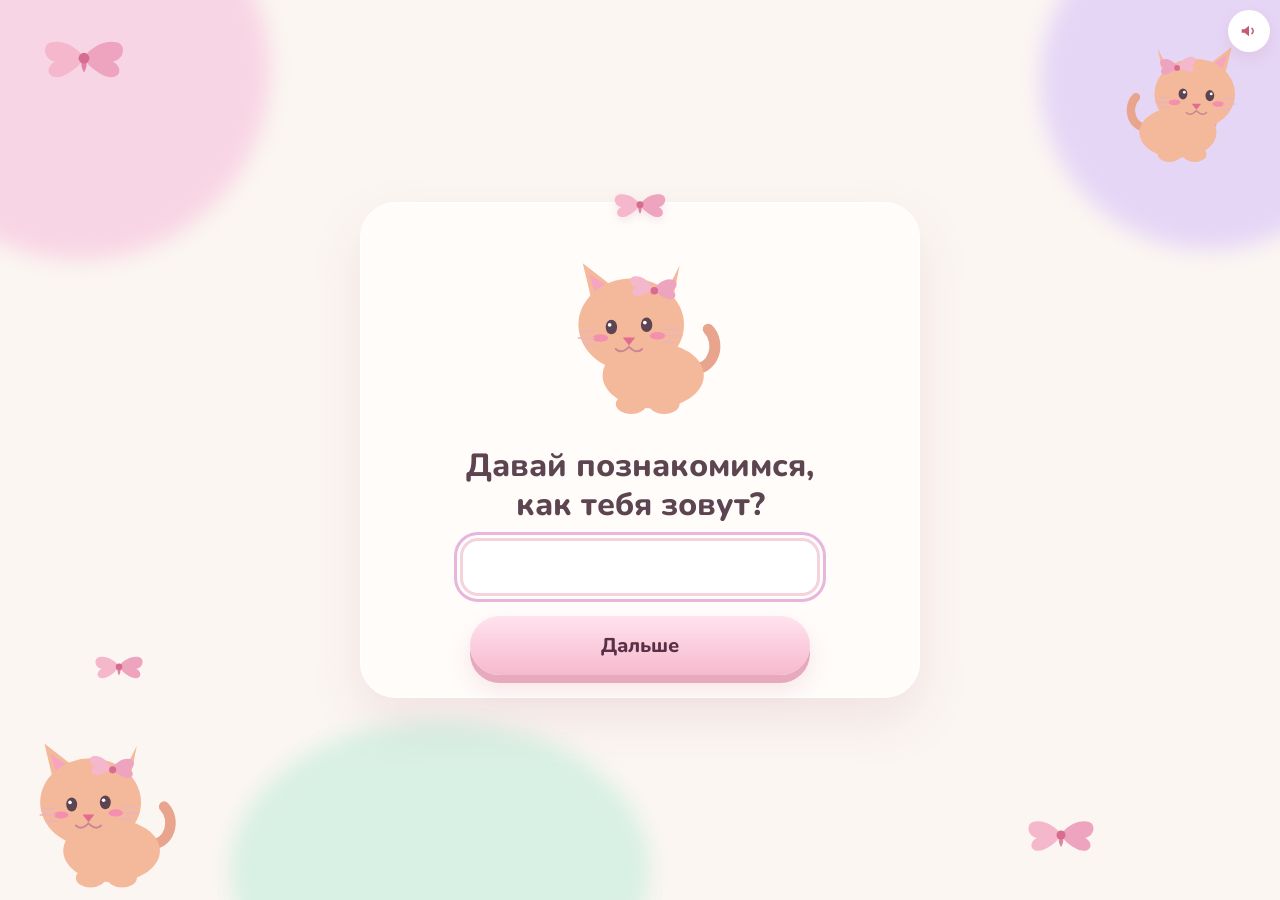
<file: index.html>
<!DOCTYPE html>
<html lang="ru">
<head>
  <meta charset="UTF-8">
  <meta name="viewport" content="width=device-width, initial-scale=1, viewport-fit=cover">
  <meta name="theme-color" content="#F8E7EE">
  <title>Устный счёт</title>
  <link rel="icon" href="favicon.svg" type="image/svg+xml">
  <link rel="stylesheet" href="style.css?v=4">
</head>
<body>
  <div class="blob blob-a"></div>
  <div class="blob blob-b"></div>
  <div class="blob blob-c"></div>

  <div class="scene" aria-hidden="true">
    <svg class="bow-a" viewBox="0 0 80 48"><use href="#bow"></use></svg>
    <svg class="bow-b" viewBox="0 0 80 48"><use href="#bow"></use></svg>
    <svg class="bow-c" viewBox="0 0 80 48"><use href="#bow"></use></svg>
    <svg class="bow-d" viewBox="0 0 80 48"><use href="#bow"></use></svg>
    <svg class="cat-a" viewBox="0 0 200 180"><use href="#cat"></use></svg>
    <svg class="cat-b" viewBox="0 0 200 180"><use href="#cat"></use></svg>
  </div>

  <svg width="0" height="0" aria-hidden="true" style="position:absolute">
    <defs>
      <symbol id="bow" viewBox="0 0 80 48">
        <path d="M40 24c0 0-12-16-28-12-7 2-6 14 4 16-9 4-7 16 6 12 8-3 18-12 18-16z" fill="#F4B7CB"/>
        <path d="M40 24c0 0 12-16 28-12 7 2 6 14-4 16 9 4 7 16-6 12-8-3-18-12-18-16z" fill="#EEA3BE"/>
        <path d="M40 22c-3 5-3 10 0 15 3-5 3-10 0-15z" fill="#E184A4"/>
        <circle cx="40" cy="25" r="4.5" fill="#D86B90"/>
      </symbol>
      <symbol id="cat" viewBox="0 0 200 180">
        <path d="M146 118c22 2 28-24 16-36" fill="none" stroke="#E8A48C" stroke-width="10" stroke-linecap="round"/>
        <ellipse cx="112" cy="124" rx="46" ry="30" fill="#F4B89A"/>
        <path d="M58 64 48 22l36 28z" fill="#F4B89A"/>
        <path d="M118 60l18-36-8 40z" fill="#F4B89A"/>
        <path d="M62 58 54 32l24 16z" fill="#F7A3C2"/>
        <path d="M120 56l12-22-8 24z" fill="#F7A3C2"/>
        <ellipse cx="92" cy="78" rx="48" ry="42" fill="#F4B89A"/>
        <path d="M112 46c0 0-6-14-18-12-4 1-4 8 2 10-5 2-4 9 3 8 4-1 13-5 13-6z" fill="#F4B7CB"/>
        <path d="M112 46c0 0 8-12 18-9 5 1 4 8-1 10 5 2 4 8-2 8-5-1-15-7-15-9z" fill="#EEA3BE"/>
        <circle cx="113" cy="47" r="3.4" fill="#D86B90"/>
        <ellipse cx="74" cy="80" rx="5.2" ry="6.6" fill="#5C4452"/>
        <ellipse cx="106" cy="78" rx="5.2" ry="6.6" fill="#5C4452"/>
        <circle cx="72.4" cy="78" r="1.7" fill="#fff"/>
        <circle cx="104.4" cy="76" r="1.7" fill="#fff"/>
        <ellipse cx="64" cy="90" rx="7" ry="3.4" fill="#F48FB0"/>
        <ellipse cx="116" cy="88" rx="7" ry="3.4" fill="#F48FB0"/>
        <path d="M84.4 89.6h11.2L90 96.8z" fill="#E36B92"/>
        <path d="M90 98q-7 7-12 2" fill="none" stroke="#C98498" stroke-width="1.7" stroke-linecap="round"/>
        <path d="M90 98q7 7 12 2" fill="none" stroke="#C98498" stroke-width="1.7" stroke-linecap="round"/>
        <path d="M58 84h-12M58 90h-14M60 96h-10" fill="none" stroke="#E7B3C2" stroke-width="1.4" stroke-linecap="round"/>
        <path d="M122 82h12M124 88h14M122 94h10" fill="none" stroke="#E7B3C2" stroke-width="1.4" stroke-linecap="round"/>
        <ellipse cx="92" cy="150" rx="14" ry="9" fill="#F4B89A"/>
        <ellipse cx="122" cy="150" rx="14" ry="9" fill="#F4B89A"/>
      </symbol>
    </defs>
  </svg>

  <button type="button" id="sound" class="sound" aria-label="звук">
    <svg class="sound-on" viewBox="0 0 24 24" aria-hidden="true">
      <path d="M4 10h3.2L12 6.2v11.6L7.2 14H4z" fill="#C45B73"/>
      <path d="M15.2 9.2a3.6 3.6 0 0 1 0 5.6" fill="none" stroke="#C45B73" stroke-width="1.7" stroke-linecap="round"/>
    </svg>
    <svg class="sound-off" viewBox="0 0 24 24" aria-hidden="true" hidden>
      <path d="M4 10h3.2L12 6.2v11.6L7.2 14H4z" fill="#C45B73"/>
      <path d="M16 9.5 20 14.5M20 9.5 16 14.5" fill="none" stroke="#C45B73" stroke-width="1.7" stroke-linecap="round"/>
    </svg>
  </button>

  <main class="card">
    <svg class="card-bow" viewBox="0 0 80 48" aria-hidden="true"><use href="#bow"></use></svg>

    <section id="greet">
      <div class="mascot" aria-hidden="true">
        <svg viewBox="0 0 200 180"><use href="#cat"></use></svg>
      </div>
      <p class="ask talk">Давай познакомимся,<br>как тебя зовут?</p>
      <form class="hello" id="name-form">
        <input id="name-input" type="text" autocomplete="name" enterkeyhint="done" maxlength="40">
        <p id="name-error" class="oops" hidden>Ой, я не знаю такую</p>
        <button type="submit" class="start">Дальше</button>
      </form>
    </section>

    <section id="family" hidden>
      <div class="mascot" aria-hidden="true">
        <svg viewBox="0 0 200 180"><use href="#cat"></use></svg>
      </div>
      <p class="ask talk">А какая у тебя фамилия?</p>
      <form class="hello" id="family-form">
        <input id="family-input" type="text" autocomplete="family-name" enterkeyhint="done" maxlength="40">
        <p id="family-error" class="oops" hidden>Ой, я не знаю такую</p>
        <button type="submit" class="start">Дальше</button>
      </form>
    </section>

    <section id="level" hidden>
      <div class="mascot" aria-hidden="true">
        <svg viewBox="0 0 200 180"><use href="#cat"></use></svg>
      </div>
      <p class="ask">Выбери сложность</p>
      <div class="levels">
        <button type="button" class="level" data-level="1">1</button>
        <button type="button" class="level" data-level="2">2</button>
        <button type="button" class="level" data-level="3">3</button>
        <button type="button" class="level" data-level="4">4</button>
      </div>
    </section>

    <section id="home" hidden>
      <div class="mascot" aria-hidden="true">
        <svg viewBox="0 0 200 180"><use href="#cat"></use></svg>
      </div>
      <button type="button" class="start" id="start">
        <svg class="inline-bow" viewBox="0 0 80 48" aria-hidden="true"><use href="#bow"></use></svg>
        Начать тренировку
      </button>
    </section>

    <section id="count" hidden>
      <div class="count-wrap">
        <div id="count-num" class="count-num">3</div>
      </div>
    </section>

    <section id="play" hidden>
      <header class="hud">
        <div class="pill time" id="time-pill">
          <small>время</small>
          <strong id="time">1:00</strong>
        </div>
        <div class="pill ok">
          <small>верно</small>
          <strong id="ok">0</strong>
        </div>
        <div class="pill bad">
          <small>неверно</small>
          <strong id="bad">0</strong>
        </div>
      </header>
      <div class="stage" id="stage">
        <div id="stamp" class="stamp" hidden>
          <svg class="good-cat" viewBox="0 0 64 64" aria-hidden="true">
            <ellipse cx="32" cy="36" rx="22" ry="20" fill="#F4B89A"/>
            <path d="M16 28 14 12l14 12z" fill="#F4B89A"/>
            <path d="M48 28l2-16-14 12z" fill="#F4B89A"/>
            <path d="M18 26l-1-10 8 8z" fill="#F7A3C2"/>
            <path d="M46 26l1-10-8 8z" fill="#F7A3C2"/>
            <path d="M44 18c0 0-3-8-9-7-2 .5-2 4 1 5-3 1-2 5 2 4 2-.5 6-2 6-2z" fill="#F4B7CB"/>
            <path d="M44 18c0 0 4-7 9-5 2 .6 2 4 0 5 3 1 2 4-1 4-2-.4-8-3-8-4z" fill="#EEA3BE"/>
            <circle cx="44.5" cy="18.5" r="2" fill="#D86B90"/>
            <ellipse cx="24" cy="36" rx="2.4" ry="3.2" fill="#5C4452"/>
            <ellipse cx="38" cy="36" rx="2.4" ry="3.2" fill="#5C4452"/>
            <path d="M31 42q-4 4-7 1" fill="none" stroke="#C98498" stroke-width="1.5" stroke-linecap="round"/>
            <path d="M31 42q4 4 7 1" fill="none" stroke="#C98498" stroke-width="1.5" stroke-linecap="round"/>
          </svg>
          <svg class="bad-cat" viewBox="0 0 64 64" aria-hidden="true">
            <ellipse cx="32" cy="36" rx="22" ry="20" fill="#F4B89A"/>
            <path d="M16 28 14 12l14 12z" fill="#F4B89A"/>
            <path d="M48 28l2-16-14 12z" fill="#F4B89A"/>
            <path d="M18 26l-1-10 8 8z" fill="#F7A3C2"/>
            <path d="M46 26l1-10-8 8z" fill="#F7A3C2"/>
            <ellipse cx="24" cy="36" rx="2.4" ry="3.2" fill="#5C4452"/>
            <ellipse cx="38" cy="36" rx="2.4" ry="3.2" fill="#5C4452"/>
            <path d="M26 46h10" fill="none" stroke="#C98498" stroke-width="1.7" stroke-linecap="round"/>
          </svg>
        </div>
        <p id="task" class="task"></p>
        <div id="answer" class="answer"></div>
      </div>
      <div class="pad" id="pad">
        <div class="keys">
          <button type="button" data-k="1">1</button>
          <button type="button" data-k="2">2</button>
          <button type="button" data-k="3">3</button>
          <button type="button" data-k="4">4</button>
          <button type="button" data-k="5">5</button>
          <button type="button" data-k="6">6</button>
          <button type="button" data-k="7">7</button>
          <button type="button" data-k="8">8</button>
          <button type="button" data-k="9">9</button>
          <button type="button" class="minus" data-k="minus" hidden>−</button>
          <button type="button" class="comma" data-k="comma" hidden>,</button>
          <button type="button" class="back" data-k="bs" aria-label="стереть">
            <svg viewBox="0 0 24 24" width="26" height="26" aria-hidden="true">
              <path d="M8.2 5.2h11a1.8 1.8 0 0 1 1.8 1.8v10a1.8 1.8 0 0 1-1.8 1.8h-11L3 12l5.2-6.8z" fill="none" stroke="#5C4450" stroke-width="1.8" stroke-linejoin="round"/>
              <path d="M11 9.2l5.6 5.6M16.6 9.2 11 14.8" fill="none" stroke="#5C4450" stroke-width="1.8" stroke-linecap="round"/>
            </svg>
          </button>
          <button type="button" data-k="0">0</button>
          <button type="button" class="enter" data-k="ok">Ввод</button>
        </div>
      </div>
    </section>

    <section id="done" hidden>
      <div class="mascot" aria-hidden="true">
        <svg viewBox="0 0 200 180"><use href="#cat"></use></svg>
      </div>
      <div class="sheet">
        <svg class="corner left" viewBox="0 0 80 48" aria-hidden="true"><use href="#bow"></use></svg>
        <svg class="corner right" viewBox="0 0 80 48" aria-hidden="true"><use href="#bow"></use></svg>
        <p id="result"></p>
      </div>
      <button type="button" class="start" id="again">
        <svg class="inline-bow" viewBox="0 0 80 48" aria-hidden="true"><use href="#bow"></use></svg>
        Начать тренировку
      </button>
      <button type="button" class="exit" id="exit">Выйти</button>
    </section>
  </main>

  <script src="store.js?v=4"></script>
  <script src="app.js?v=4"></script>
</body>
</html>
</file>
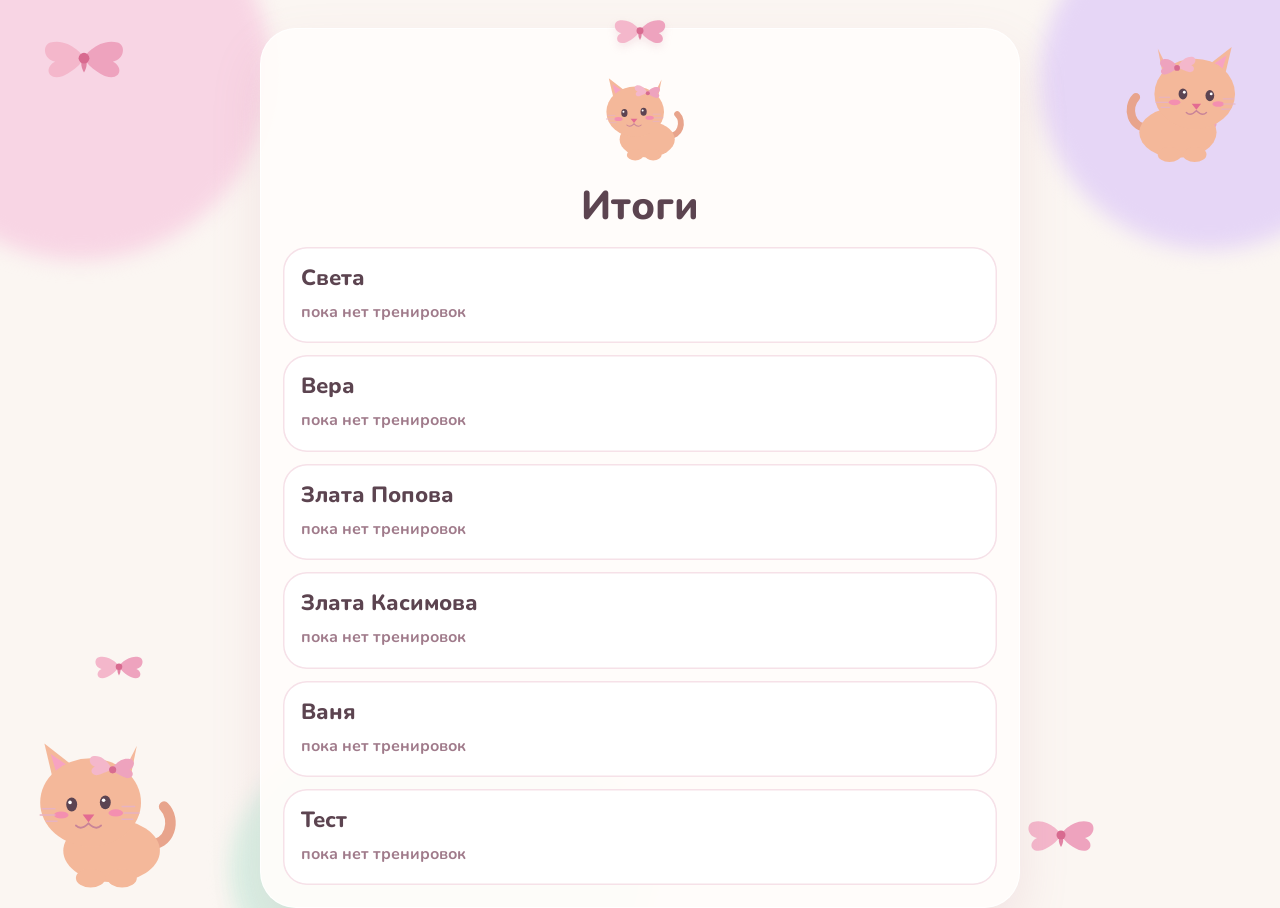
<file: itogi.html>
<!DOCTYPE html>
<html lang="ru">
<head>
  <meta charset="UTF-8">
  <meta name="viewport" content="width=device-width, initial-scale=1, viewport-fit=cover">
  <meta name="theme-color" content="#F8E7EE">
  <title>Итоги</title>
  <link rel="icon" href="favicon.svg" type="image/svg+xml">
  <link rel="stylesheet" href="style.css?v=4">
</head>
<body class="stats">
  <div class="blob blob-a"></div>
  <div class="blob blob-b"></div>
  <div class="blob blob-c"></div>

  <div class="scene" aria-hidden="true">
    <svg class="bow-a" viewBox="0 0 80 48"><use href="#bow"></use></svg>
    <svg class="bow-b" viewBox="0 0 80 48"><use href="#bow"></use></svg>
    <svg class="bow-c" viewBox="0 0 80 48"><use href="#bow"></use></svg>
    <svg class="bow-d" viewBox="0 0 80 48"><use href="#bow"></use></svg>
    <svg class="cat-a" viewBox="0 0 200 180"><use href="#cat"></use></svg>
    <svg class="cat-b" viewBox="0 0 200 180"><use href="#cat"></use></svg>
  </div>

  <svg width="0" height="0" aria-hidden="true" style="position:absolute">
    <defs>
      <symbol id="bow" viewBox="0 0 80 48">
        <path d="M40 24c0 0-12-16-28-12-7 2-6 14 4 16-9 4-7 16 6 12 8-3 18-12 18-16z" fill="#F4B7CB"/>
        <path d="M40 24c0 0 12-16 28-12 7 2 6 14-4 16 9 4 7 16-6 12-8-3-18-12-18-16z" fill="#EEA3BE"/>
        <path d="M40 22c-3 5-3 10 0 15 3-5 3-10 0-15z" fill="#E184A4"/>
        <circle cx="40" cy="25" r="4.5" fill="#D86B90"/>
      </symbol>
      <symbol id="cat" viewBox="0 0 200 180">
        <path d="M146 118c22 2 28-24 16-36" fill="none" stroke="#E8A48C" stroke-width="10" stroke-linecap="round"/>
        <ellipse cx="112" cy="124" rx="46" ry="30" fill="#F4B89A"/>
        <path d="M58 64 48 22l36 28z" fill="#F4B89A"/>
        <path d="M118 60l18-36-8 40z" fill="#F4B89A"/>
        <path d="M62 58 54 32l24 16z" fill="#F7A3C2"/>
        <path d="M120 56l12-22-8 24z" fill="#F7A3C2"/>
        <ellipse cx="92" cy="78" rx="48" ry="42" fill="#F4B89A"/>
        <path d="M112 46c0 0-6-14-18-12-4 1-4 8 2 10-5 2-4 9 3 8 4-1 13-5 13-6z" fill="#F4B7CB"/>
        <path d="M112 46c0 0 8-12 18-9 5 1 4 8-1 10 5 2 4 8-2 8-5-1-15-7-15-9z" fill="#EEA3BE"/>
        <circle cx="113" cy="47" r="3.4" fill="#D86B90"/>
        <ellipse cx="74" cy="80" rx="5.2" ry="6.6" fill="#5C4452"/>
        <ellipse cx="106" cy="78" rx="5.2" ry="6.6" fill="#5C4452"/>
        <circle cx="72.4" cy="78" r="1.7" fill="#fff"/>
        <circle cx="104.4" cy="76" r="1.7" fill="#fff"/>
        <ellipse cx="64" cy="90" rx="7" ry="3.4" fill="#F48FB0"/>
        <ellipse cx="116" cy="88" rx="7" ry="3.4" fill="#F48FB0"/>
        <path d="M84.4 89.6h11.2L90 96.8z" fill="#E36B92"/>
        <path d="M90 98q-7 7-12 2" fill="none" stroke="#C98498" stroke-width="1.7" stroke-linecap="round"/>
        <path d="M90 98q7 7 12 2" fill="none" stroke="#C98498" stroke-width="1.7" stroke-linecap="round"/>
        <path d="M58 84h-12M58 90h-14M60 96h-10" fill="none" stroke="#E7B3C2" stroke-width="1.4" stroke-linecap="round"/>
        <path d="M122 82h12M124 88h14M122 94h10" fill="none" stroke="#E7B3C2" stroke-width="1.4" stroke-linecap="round"/>
        <ellipse cx="92" cy="150" rx="14" ry="9" fill="#F4B89A"/>
        <ellipse cx="122" cy="150" rx="14" ry="9" fill="#F4B89A"/>
      </symbol>
    </defs>
  </svg>

  <main class="card">
    <svg class="card-bow" viewBox="0 0 80 48" aria-hidden="true"><use href="#bow"></use></svg>
    <div class="mascot" aria-hidden="true">
      <svg viewBox="0 0 200 180"><use href="#cat"></use></svg>
    </div>
    <p class="ask">Итоги</p>
    <div id="board"></div>
  </main>

  <script src="store.js?v=4"></script>
  <script src="itogi.js?v=4"></script>
</body>
</html>
</file>
<file: style.css>
@font-face {
  font-family: Nunito;
  font-style: normal;
  font-weight: 700;
  font-display: swap;
  src: url("fonts/nunito-cyrillic-700.woff2") format("woff2");
  unicode-range: U+0301, U+0400-045F, U+0490-0491, U+04B0-04B1, U+2116;
}

@font-face {
  font-family: Nunito;
  font-style: normal;
  font-weight: 800;
  font-display: swap;
  src: url("fonts/nunito-cyrillic-800.woff2") format("woff2");
  unicode-range: U+0301, U+0400-045F, U+0490-0491, U+04B0-04B1, U+2116;
}

@font-face {
  font-family: Nunito;
  font-style: normal;
  font-weight: 700;
  font-display: swap;
  src: url("fonts/nunito-latin-700.woff2") format("woff2");
  unicode-range: U+0000-00FF, U+0131, U+0152-0153, U+02BB-02BC, U+2000-206F, U+20AC, U+2122, U+2191, U+2193, U+2212, U+2215, U+FEFF, U+FFFD;
}

@font-face {
  font-family: Nunito;
  font-style: normal;
  font-weight: 800;
  font-display: swap;
  src: url("fonts/nunito-latin-800.woff2") format("woff2");
  unicode-range: U+0000-00FF, U+0131, U+0152-0153, U+02BB-02BC, U+2000-206F, U+20AC, U+2122, U+2191, U+2193, U+2212, U+2215, U+FEFF, U+FFFD;
}

:root {
  --ink: #5c4450;
  --rose: #c45b73;
  --leaf: #2f7d62;
  --card: rgba(255, 252, 250, 0.94);
  --line: #f0d0dc;
}

* { box-sizing: border-box; }

[hidden] { display: none !important; }

html, body { height: 100%; }

body {
  margin: 0;
  min-height: 100dvh;
  font-family: Nunito, "Segoe UI", sans-serif;
  color: var(--ink);
  background: #fbf6f2;
  -webkit-tap-highlight-color: transparent;
  user-select: none;
}

button { font-family: inherit; }

.blob, .scene { pointer-events: none; }

.blob {
  position: fixed;
  z-index: 0;
  border-radius: 50%;
  filter: blur(10px);
}

.blob-a { width: 380px; height: 380px; background: #f8d5e4; top: -120px; left: -110px; }
.blob-b { width: 340px; height: 340px; background: #e6d6f6; top: -90px; right: -100px; }
.blob-c { width: 420px; height: 300px; background: #d9f0e4; bottom: -120px; left: 18%; }

.scene {
  position: fixed;
  inset: 0;
  z-index: 0;
  overflow: hidden;
}

.scene svg { position: absolute; overflow: visible; }

.bow-a { width: 96px; height: 58px; top: 28px; left: 36px; animation: float 8s ease-in-out infinite; }
.bow-b { width: 72px; height: 44px; top: 92px; right: 54px; animation: float 9s ease-in-out infinite reverse; }
.bow-c { width: 80px; height: 48px; bottom: 42px; right: 14%; animation: float 7.5s ease-in-out infinite; }
.bow-d { width: 58px; height: 36px; bottom: 24%; left: 7%; animation: float 10s ease-in-out infinite; }
.cat-a { width: 210px; height: 190px; left: -6px; bottom: -10px; }
.cat-b { width: 168px; height: 152px; right: 8px; top: 28px; transform: scaleX(-1); }

body.phase-greet,
body.phase-family,
body.phase-level,
body.phase-home,
body.phase-count,
body.phase-done {
  display: grid;
  place-items: center;
  padding: max(16px, env(safe-area-inset-top)) 16px max(16px, env(safe-area-inset-bottom));
}

body.phase-play {
  padding: max(12px, env(safe-area-inset-top)) 12px max(12px, env(safe-area-inset-bottom));
}

.card {
  position: relative;
  z-index: 1;
  width: min(560px, 100%);
  background: var(--card);
  border: 1px solid rgba(255, 255, 255, 0.9);
  border-radius: 36px;
  box-shadow: 0 22px 50px rgba(190, 130, 150, 0.16);
  padding: 32px 22px 22px;
}

.card-bow {
  position: absolute;
  width: 62px;
  height: 38px;
  top: -18px;
  left: 50%;
  transform: translateX(-50%);
  filter: drop-shadow(0 4px 4px rgba(200, 120, 140, 0.16));
}

#greet, #family, #level, #home, #done, #count, #play {
  display: flex;
  flex-direction: column;
  align-items: center;
}

.sound {
  position: fixed;
  z-index: 5;
  top: max(10px, env(safe-area-inset-top));
  right: 10px;
  width: 42px;
  height: 42px;
  border: 0;
  border-radius: 50%;
  padding: 0;
  display: grid;
  place-items: center;
  cursor: pointer;
  background: #fff;
  box-shadow: 0 6px 16px rgba(190, 130, 150, 0.18);
}

.sound svg { width: 22px; height: 22px; display: block; }

.ask {
  margin: 4px 0 14px;
  font-size: clamp(28px, 7vw, 40px);
  font-weight: 800;
  text-align: center;
}

.ask.talk {
  font-size: clamp(22px, 5.4vw, 32px);
  line-height: 1.2;
  max-width: 14em;
}

.hello {
  width: 100%;
  max-width: 360px;
  display: flex;
  flex-direction: column;
  align-items: center;
  gap: 12px;
}

.hello input {
  width: 100%;
  border: 0;
  border-radius: 18px;
  background: #fff;
  box-shadow: inset 0 0 0 3px #f3d3de;
  padding: 14px 16px;
  font: 800 22px Nunito, "Segoe UI", sans-serif;
  color: var(--ink);
  text-align: center;
  user-select: text;
}

.oops {
  margin: 0;
  color: var(--rose);
  font-size: 18px;
  font-weight: 800;
  text-align: center;
}

.exit {
  margin-top: 12px;
  border: 0;
  background: transparent;
  color: #b07a8c;
  font-size: 16px;
  font-weight: 800;
  cursor: pointer;
}

.levels {
  display: grid;
  grid-template-columns: repeat(4, 1fr);
  gap: 10px;
  width: 100%;
  max-width: 360px;
}

.level {
  aspect-ratio: 1;
  border: 0;
  border-radius: 22px;
  cursor: pointer;
  color: #5a3144;
  background: linear-gradient(180deg, #ffe3ee 0%, #f6b9ce 100%);
  font-size: clamp(26px, 7vw, 34px);
  font-weight: 800;
  box-shadow: 0 6px 0 #e7a9be;
  touch-action: manipulation;
}

.level:active {
  transform: translateY(3px);
  box-shadow: 0 2px 0 #e7a9be;
}

.mascot {
  width: min(220px, 62vw);
  margin: 4px auto 6px;
  animation: sit 6s ease-in-out infinite;
  transform-origin: 50% 85%;
}

.mascot svg, .stamp svg { width: 100%; height: auto; display: block; }

.start {
  display: inline-flex;
  align-items: center;
  justify-content: center;
  gap: 8px;
  width: 100%;
  max-width: 340px;
  margin-top: 8px;
  border: 0;
  cursor: pointer;
  color: #5a3144;
  background: linear-gradient(180deg, #ffe3ee 0%, #f6b9ce 100%);
  border-radius: 999px;
  padding: 16px 22px;
  font-size: clamp(16px, 4.4vw, 20px);
  font-weight: 800;
  box-shadow: 0 8px 0 #e7a9be, 0 14px 24px rgba(214, 140, 164, 0.22);
}

.inline-bow { width: 34px; height: 22px; flex: none; }

.start:active {
  transform: translateY(4px);
  box-shadow: 0 3px 0 #e7a9be, 0 8px 16px rgba(214, 140, 164, 0.18);
}

.count-wrap {
  width: min(280px, 72vw);
  aspect-ratio: 1;
  border-radius: 50%;
  display: grid;
  place-items: center;
  background: radial-gradient(circle at 38% 32%, #fff 0%, #ffe4ee 46%, #f3d4ee 100%);
  box-shadow: 0 16px 36px rgba(214, 150, 176, 0.22), inset 0 -10px 20px rgba(214, 150, 176, 0.12);
}

.count-num {
  font-weight: 800;
  font-size: clamp(140px, 34vw, 200px);
  line-height: 0.85;
  color: #c44770;
}

.count-num.pop { animation: pop 0.45s ease; }

body.phase-play .card {
  min-height: calc(100dvh - 24px - env(safe-area-inset-top) - env(safe-area-inset-bottom));
  margin: 0 auto;
  display: flex;
  flex-direction: column;
  padding: 26px 16px 16px;
}

body.phase-play #play {
  flex: 1;
  width: 100%;
  min-height: 0;
  gap: 8px;
}

.hud {
  display: grid;
  grid-template-columns: 1.15fr 1fr 1fr;
  gap: 8px;
  width: 100%;
}

.pill {
  background: #fff;
  border-radius: 18px;
  padding: 8px 6px 7px;
  text-align: center;
  box-shadow: inset 0 0 0 1.5px #f6e1e8;
}

.pill small {
  display: block;
  font-size: 11px;
  font-weight: 800;
  letter-spacing: 0.03em;
  color: #8d6474;
  white-space: nowrap;
}

.pill strong {
  display: block;
  margin-top: 1px;
  font-size: clamp(20px, 5vw, 26px);
  font-weight: 800;
  font-variant-numeric: tabular-nums;
  line-height: 1.1;
}

.pill.ok strong { color: var(--leaf); }
.pill.bad strong { color: var(--rose); }
.pill.time.urgent strong { color: var(--rose); }

.stage {
  flex: 1;
  width: 100%;
  display: flex;
  flex-direction: column;
  align-items: center;
  justify-content: center;
  gap: 8px;
  min-height: 0;
}

.stamp { width: 54px; height: 54px; }
.stamp.good .bad-cat,
.stamp.bad .good-cat { display: none; }

.task {
  margin: 0;
  padding: 2px 16px;
  border-radius: 22px;
  font-weight: 800;
  font-size: clamp(46px, 12vw, 84px);
  letter-spacing: -0.04em;
  line-height: 1.05;
  text-align: center;
  font-variant-numeric: tabular-nums;
  transition: background 0.2s ease, color 0.2s ease;
}

.task.long {
  font-size: clamp(30px, 7vw, 52px);
  letter-spacing: -0.04em;
}

.answer {
  min-width: 148px;
  min-height: 72px;
  padding: 4px 18px;
  display: flex;
  align-items: center;
  justify-content: center;
  border-radius: 20px;
  background: #fff;
  box-shadow: inset 0 0 0 3px #f3d3de;
  font-weight: 800;
  font-size: clamp(36px, 8vw, 52px);
  line-height: 1;
  text-align: center;
  font-variant-numeric: tabular-nums;
}

.answer:empty::after {
  content: "";
  display: inline-block;
  width: 3px;
  height: 0.72em;
  background: #e7b4c6;
  border-radius: 2px;
  vertical-align: -2px;
  animation: blink 1s steps(1) infinite;
}

.stage.good .task { color: var(--leaf); background: #e7f7ef; }
.stage.good .answer { color: var(--leaf); background: #f3fbf6; box-shadow: inset 0 0 0 3px #8fcbb0; }
.stage.bad .task { color: var(--rose); background: #fdecef; }
.stage.bad .answer { color: var(--rose); background: #fff6f8; box-shadow: inset 0 0 0 3px #efb3c2; }

.pad {
  width: min(100%, 440px);
  margin-top: auto;
}

.keys {
  display: grid;
  grid-template-columns: repeat(3, 1fr);
  gap: 10px;
}

.keys button {
  height: 62px;
  border: 0;
  border-radius: 18px;
  background: linear-gradient(180deg, #fff 0%, #fbf6f7 100%);
  color: var(--ink);
  font-size: 26px;
  font-weight: 800;
  cursor: pointer;
  box-shadow: 0 6px 0 #f0d5de;
  touch-action: manipulation;
}

.keys button:active {
  transform: translateY(4px);
  box-shadow: 0 2px 0 #f0d5de;
}

.keys .back,
.keys .minus,
.keys .comma {
  background: linear-gradient(180deg, #f7f0fb, #eadcf6);
  box-shadow: 0 6px 0 #ddccea;
  display: grid;
  place-items: center;
}

.keys .minus,
.keys .comma { font-size: 28px; }

.keys.has-extra .enter { grid-column: 1 / -1; }

.keys .back svg { display: block; }

.keys .back:active,
.keys .minus:active,
.keys .comma:active { box-shadow: 0 2px 0 #ddccea; }

.keys .enter {
  background: linear-gradient(180deg, #ffd9e7, #f3aec6);
  box-shadow: 0 6px 0 #e7a3bb;
  color: #5a3144;
  font-size: 18px;
  letter-spacing: 0.03em;
}

.keys .enter:active { box-shadow: 0 2px 0 #e7a3bb; }

.sheet {
  position: relative;
  width: 100%;
  margin-top: 4px;
  background: rgba(255, 255, 255, 0.86);
  border-radius: 28px;
  padding: 26px 18px 22px;
  text-align: center;
  box-shadow: inset 0 0 0 2px #f6d5e1;
}

.sheet .corner {
  position: absolute;
  width: 46px;
  height: 28px;
  top: -12px;
}

.sheet .corner.left { left: 14px; }
.sheet .corner.right { right: 14px; transform: scaleX(-1); }

.sheet p {
  margin: 0;
  display: flex;
  flex-direction: column;
  align-items: center;
  gap: 10px;
}

.lead {
  font-size: clamp(34px, 8vw, 48px);
  font-weight: 800;
  letter-spacing: 0.03em;
  line-height: 1.05;
}

.scoreline {
  display: flex;
  flex-wrap: wrap;
  align-items: center;
  justify-content: center;
  gap: 0 0.4em;
  font-size: clamp(16px, 4vw, 20px);
  font-weight: 700;
  line-height: 1.2;
}

.bit, .and {
  display: inline-flex;
  align-items: center;
  white-space: nowrap;
}

.bit { gap: 0.28em; }

.sheet b {
  font-size: 1.15em;
  font-weight: 800;
  line-height: 1;
}

.n-ok { color: var(--leaf); }
.n-bad { color: var(--rose); }

#done .start, #home .start { margin-top: 14px; }

:focus-visible {
  outline: 3px solid #e7b6df;
  outline-offset: 3px;
}

@keyframes float {
  0%, 100% { translate: 0 0; }
  50% { translate: 0 -8px; }
}

@keyframes sit {
  0%, 100% { rotate: -2deg; }
  50% { rotate: 2.5deg; }
}

@keyframes pop {
  from { transform: scale(0.72); opacity: 0.2; }
  to { transform: scale(1); opacity: 1; }
}

@keyframes blink {
  50% { opacity: 0; }
}

@media (hover: hover) {
  .start:hover { filter: brightness(1.03); }
  .keys button:hover { filter: brightness(1.02); }
}

@media (max-width: 980px) {
  .scene { display: none; }
}

@media (max-width: 640px) {
  .card { border-radius: 28px; padding: 28px 14px 14px; }
  body.phase-play .card { padding: 18px 12px 10px; }
  .hud { padding-right: 46px; }
  .keys { gap: 8px; }
  .keys button { height: 52px; border-radius: 16px; font-size: 24px; }
  .keys .enter { font-size: 16px; }
  .answer { min-height: 56px; }
  .pill { padding: 6px 4px 5px; }
}

@media (min-width: 900px) {
  .keys button { height: 68px; }
  .task { font-size: 88px; }
}

@media (max-height: 740px) {
  .mascot { width: 140px; }
  .keys button { height: 48px; }
  .count-wrap { width: min(210px, 58vw); }
  .count-num { font-size: 112px; }
  .answer { min-height: 52px; }
  .task { font-size: clamp(40px, 10vw, 64px); }
}

body.stats {
  display: block;
  padding: 28px 16px 48px;
  user-select: text;
}

body.stats .card {
  width: min(760px, 100%);
  margin: 0 auto;
}

body.stats .mascot { width: 120px; }

.person {
  width: 100%;
  background: #fff;
  border-radius: 24px;
  box-shadow: inset 0 0 0 1.5px #f6e1e8;
  padding: 16px 18px 14px;
  margin-top: 12px;
}

.person h2 {
  margin: 0 0 8px;
  font-size: 22px;
  font-weight: 800;
}

.person p {
  margin: 0 0 6px;
  font-size: 16px;
  font-weight: 700;
  line-height: 1.4;
}

.person .quiet { color: #a07b8b; }

.person b { font-weight: 800; }

.person svg {
  display: block;
  width: 100%;
  height: auto;
  margin-top: 8px;
}

@media (prefers-reduced-motion: reduce) {
  *, *::before, *::after {
    animation: none !important;
  }
}
</file>
